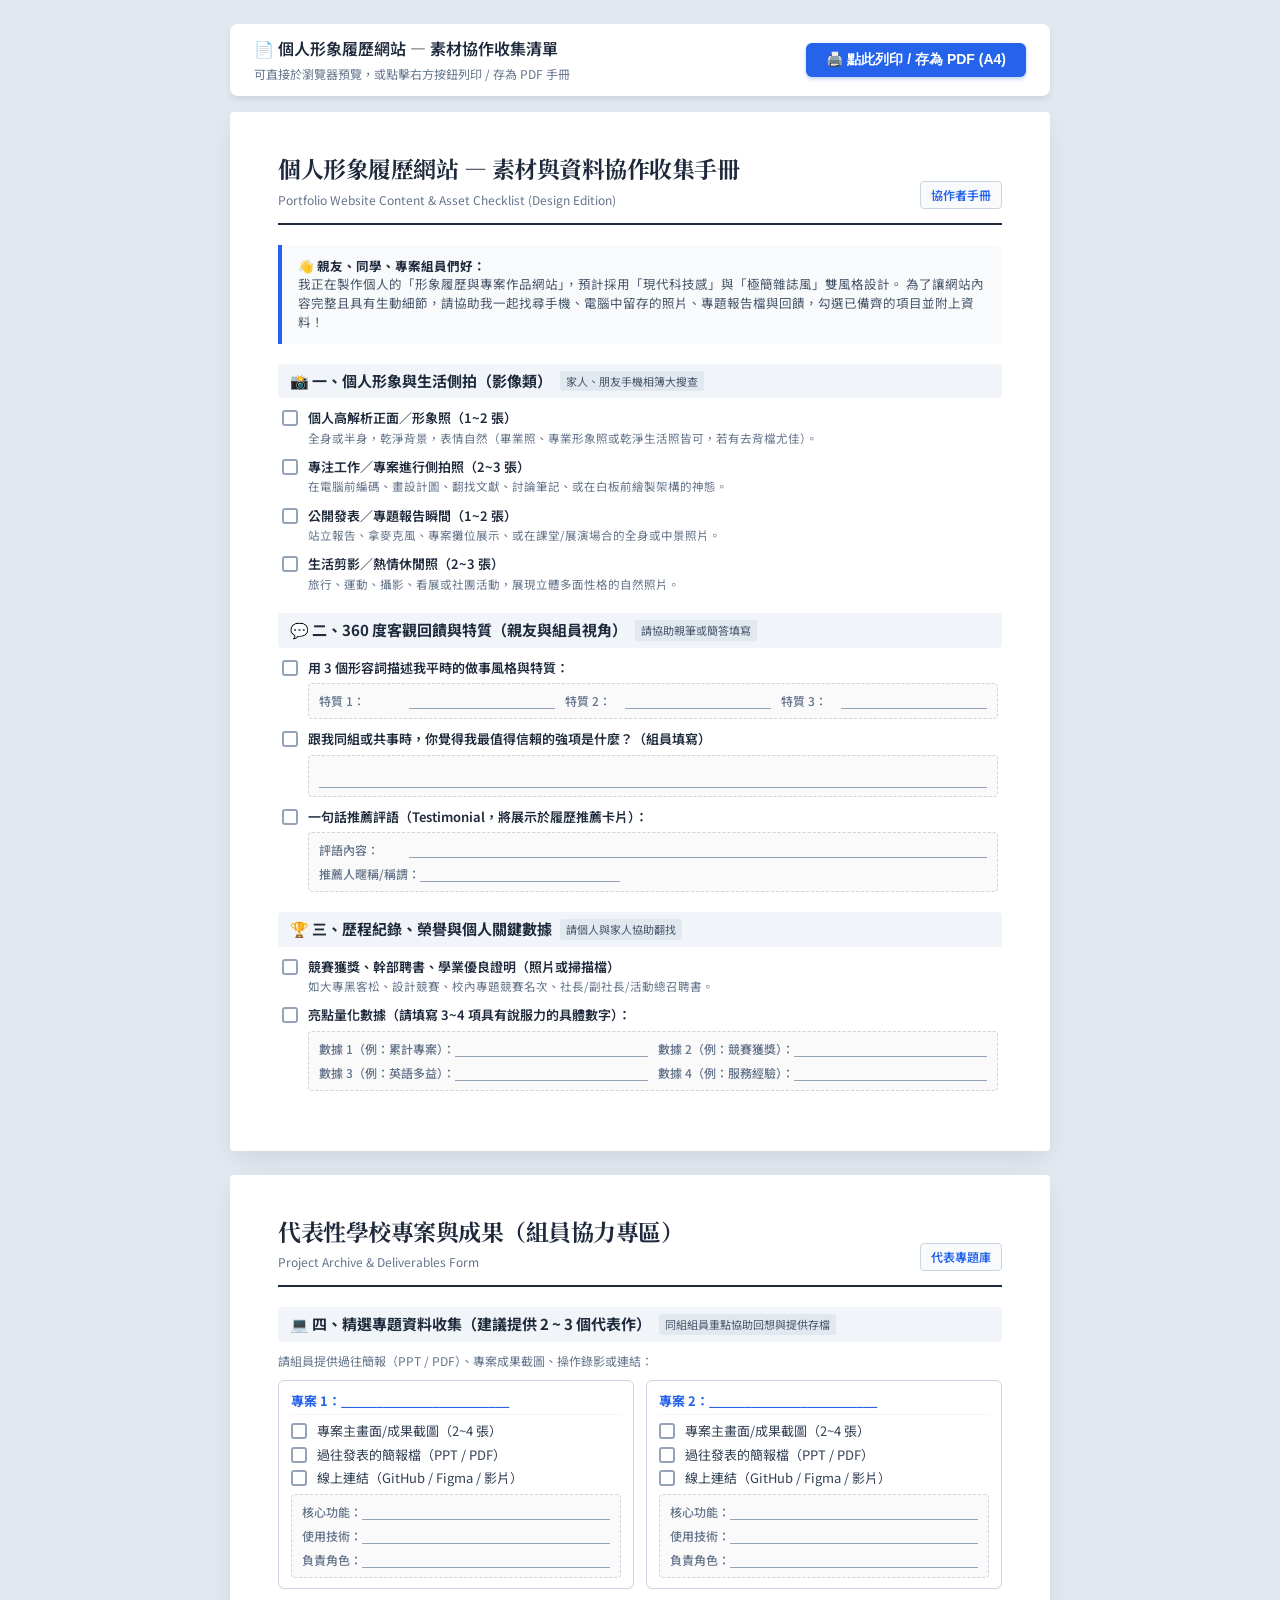
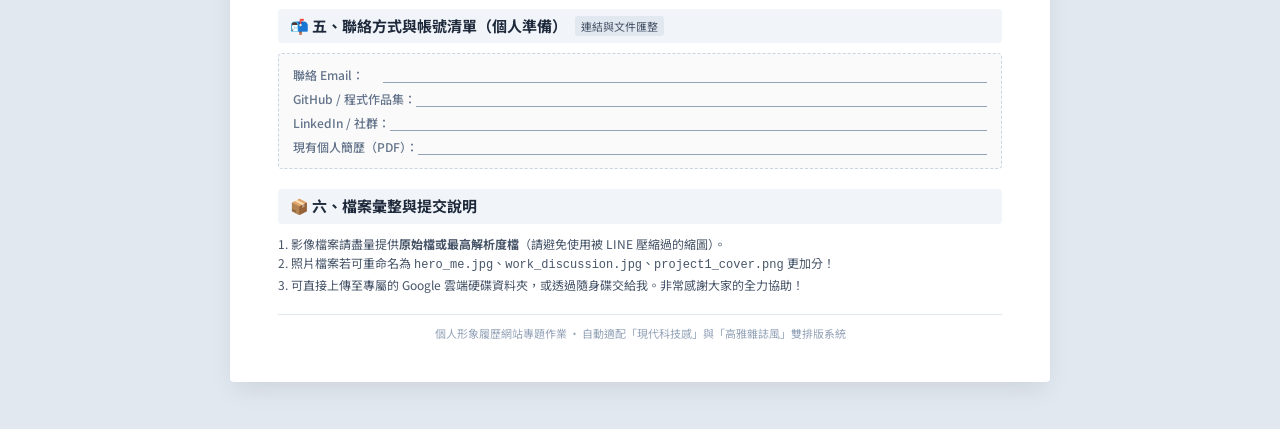
<file: portfolio_materials_checklist.html>
<!DOCTYPE html>
<html lang="zh-TW">
<head>
  <meta charset="UTF-8">
  <meta name="viewport" content="width=device-width, initial-scale=1.0">
  <title>個人形象履歷網站 — 素材與資料協作收集手冊（A4 列印版）</title>
  <style>
    @import url('https://fonts.googleapis.com/css2?family=Noto+Sans+TC:wght@300;400;500;600;700&family=Noto+Serif+TC:wght@600;700&display=swap');

    :root {
      --primary: #1e293b;
      --accent: #2563eb;
      --border: #cbd5e1;
      --bg-soft: #f8fafc;
      --text: #334155;
      --text-muted: #64748b;
    }

    * {
      box-sizing: border-box;
      margin: 0;
      padding: 0;
    }

    body {
      font-family: 'Noto Sans TC', -apple-system, BlinkMacSystemFont, "Segoe UI", Roboto, sans-serif;
      color: var(--text);
      background-color: #e2e8f0;
      line-height: 1.5;
      -webkit-font-smoothing: antialiased;
      padding: 24px 0;
    }

    /* 頂部操作列（列印時自動隱藏） */
    .toolbar {
      max-width: 820px;
      margin: 0 auto 16px auto;
      display: flex;
      justify-content: space-between;
      align-items: center;
      background: white;
      padding: 12px 24px;
      border-radius: 8px;
      box-shadow: 0 4px 6px -1px rgba(0, 0, 0, 0.1);
    }
    .toolbar h1 {
      font-size: 16px;
      color: var(--primary);
      font-weight: 600;
    }
    .print-btn {
      background: var(--accent);
      color: white;
      border: none;
      padding: 8px 20px;
      border-radius: 6px;
      font-size: 14px;
      font-weight: 600;
      cursor: pointer;
      display: flex;
      align-items: center;
      gap: 8px;
      box-shadow: 0 2px 4px rgba(37, 99, 235, 0.3);
      transition: background 0.2s;
    }
    .print-btn:hover {
      background: #1d4ed8;
    }

    /* A4 紙張外框 */
    .page {
      max-width: 820px;
      margin: 0 auto 24px auto;
      background: white;
      padding: 40px 48px;
      border-radius: 4px;
      box-shadow: 0 10px 25px -5px rgba(0, 0, 0, 0.1);
    }

    /* 頁首 Header */
    .header {
      border-bottom: 2px solid var(--primary);
      padding-bottom: 14px;
      margin-bottom: 20px;
      display: flex;
      justify-content: space-between;
      align-items: flex-end;
    }
    .header-title h2 {
      font-family: 'Noto Serif TC', serif;
      font-size: 23px;
      color: var(--primary);
      letter-spacing: -0.5px;
    }
    .header-title p {
      font-size: 12px;
      color: var(--text-muted);
      margin-top: 4px;
    }
    .badge {
      background: var(--bg-soft);
      border: 1px solid var(--border);
      padding: 4px 10px;
      font-size: 12px;
      font-weight: 600;
      color: var(--accent);
      border-radius: 4px;
    }

    /* 招呼區塊 */
    .note-box {
      background-color: var(--bg-soft);
      border-left: 4px solid var(--accent);
      padding: 12px 16px;
      margin-bottom: 20px;
      border-radius: 0 6px 6px 0;
      font-size: 12.5px;
      color: #475569;
    }
    .note-box strong {
      color: var(--primary);
    }

    /* 清單類別區塊 */
    .category-section {
      margin-bottom: 20px;
      break-inside: avoid;
    }
    .category-title {
      font-size: 15px;
      font-weight: 700;
      color: var(--primary);
      background: #f1f5f9;
      padding: 6px 12px;
      border-radius: 4px;
      margin-bottom: 10px;
      display: flex;
      align-items: center;
      gap: 8px;
    }
    .category-title .tag {
      font-size: 11px;
      font-weight: normal;
      background: #e2e8f0;
      padding: 2px 6px;
      border-radius: 3px;
      color: #475569;
    }

    .check-list {
      list-style: none;
      padding: 0 4px;
    }
    .check-item {
      display: flex;
      align-items: flex-start;
      margin-bottom: 10px;
      font-size: 13px;
      gap: 10px;
    }
    .checkbox-box {
      width: 16px;
      height: 16px;
      border: 2px solid #94a3b8;
      border-radius: 3px;
      margin-top: 2px;
      flex-shrink: 0;
    }
    .item-content {
      flex: 1;
    }
    .item-title {
      font-weight: 600;
      color: #1e293b;
    }
    .item-desc {
      font-size: 11.5px;
      color: var(--text-muted);
      margin-top: 2px;
    }

    /* 填寫橫線 */
    .fill-lines {
      margin-top: 6px;
      background: #fafafa;
      border: 1px dashed #cbd5e1;
      padding: 8px 10px;
      border-radius: 4px;
      font-size: 12px;
      color: #64748b;
    }
    .fill-line-row {
      display: flex;
      align-items: center;
      margin-bottom: 6px;
    }
    .fill-line-row:last-child {
      margin-bottom: 0;
    }
    .fill-line-label {
      min-width: 90px;
      font-weight: 500;
    }
    .fill-line-blank {
      flex: 1;
      border-bottom: 1px solid #94a3b8;
      min-height: 16px;
    }

    /* 專案雙欄卡片 */
    .project-grid {
      display: grid;
      grid-template-columns: 1fr 1fr;
      gap: 12px;
      margin-top: 8px;
    }
    .project-card {
      border: 1px solid var(--border);
      border-radius: 6px;
      padding: 10px 12px;
      background: white;
      font-size: 12px;
    }
    .project-card h4 {
      font-size: 13px;
      color: var(--accent);
      margin-bottom: 6px;
      border-bottom: 1px solid #f1f5f9;
      padding-bottom: 4px;
    }

    /* 頁尾 */
    .footer-note {
      text-align: center;
      font-size: 11px;
      color: #94a3b8;
      margin-top: 20px;
      border-top: 1px solid #e2e8f0;
      padding-top: 10px;
    }

    /* 列印專用 CSS */
    @media print {
      body {
        background: white;
        padding: 0;
      }
      .toolbar {
        display: none !important;
      }
      .page {
        box-shadow: none;
        padding: 20px 30px;
        margin: 0;
        max-width: 100%;
      }
      .page-break {
        page-break-before: always;
      }
      .note-box {
        background: #f8fafc !important;
        -webkit-print-color-adjust: exact;
        print-color-adjust: exact;
      }
      .category-title {
        background: #f1f5f9 !important;
        -webkit-print-color-adjust: exact;
        print-color-adjust: exact;
      }
      .fill-lines {
        background: #fafafa !important;
        -webkit-print-color-adjust: exact;
        print-color-adjust: exact;
      }
    }
  </style>
</head>
<body>

  <!-- 列印控制工具列 -->
  <div class="toolbar">
    <div>
      <h1>📄 個人形象履歷網站 — 素材協作收集清單</h1>
      <span style="font-size: 12px; color: #64748b;">可直接於瀏覽器預覽，或點擊右方按鈕列印 / 存為 PDF 手冊</span>
    </div>
    <button class="print-btn" onclick="window.print()">
      🖨️ 點此列印 / 存為 PDF (A4)
    </button>
  </div>

  <!-- A4 第 1 頁 -->
  <div class="page">
    <div class="header">
      <div class="header-title">
        <h2>個人形象履歷網站 — 素材與資料協作收集手冊</h2>
        <p>Portfolio Website Content & Asset Checklist (Design Edition)</p>
      </div>
      <div class="badge">協作者手冊</div>
    </div>

    <div class="note-box">
      <strong>👋 親友、同學、專案組員們好：</strong><br>
      我正在製作個人的「形象履歷與專案作品網站」，預計採用「現代科技感」與「極簡雜誌風」雙風格設計。
      為了讓網站內容完整且具有生動細節，請協助我一起找尋手機、電腦中留存的照片、專題報告檔與回饋，勾選已備齊的項目並附上資料！
    </div>

    <!-- 類別 1 -->
    <div class="category-section">
      <div class="category-title">
        <span>📸 一、個人形象與生活側拍（影像類）</span>
        <span class="tag">家人、朋友手機相簿大搜查</span>
      </div>
      <ul class="check-list">
        <li class="check-item">
          <div class="checkbox-box"></div>
          <div class="item-content">
            <span class="item-title">個人高解析正面／形象照（1~2 張）</span>
            <div class="item-desc">全身或半身，乾淨背景，表情自然（畢業照、專業形象照或乾淨生活照皆可，若有去背檔尤佳）。</div>
          </div>
        </li>
        <li class="check-item">
          <div class="checkbox-box"></div>
          <div class="item-content">
            <span class="item-title">專注工作／專案進行側拍照（2~3 張）</span>
            <div class="item-desc">在電腦前編碼、畫設計圖、翻找文獻、討論筆記、或在白板前繪製架構的神態。</div>
          </div>
        </li>
        <li class="check-item">
          <div class="checkbox-box"></div>
          <div class="item-content">
            <span class="item-title">公開發表／專題報告瞬間（1~2 張）</span>
            <div class="item-desc">站立報告、拿麥克風、專案攤位展示、或在課堂/展演場合的全身或中景照片。</div>
          </div>
        </li>
        <li class="check-item">
          <div class="checkbox-box"></div>
          <div class="item-content">
            <span class="item-title">生活剪影／熱情休閒照（2~3 張）</span>
            <div class="item-desc">旅行、運動、攝影、看展或社團活動，展現立體多面性格的自然照片。</div>
          </div>
        </li>
      </ul>
    </div>

    <!-- 類別 2 -->
    <div class="category-section">
      <div class="category-title">
        <span>💬 二、360 度客觀回饋與特質（親友與組員視角）</span>
        <span class="tag">請協助親筆或簡答填寫</span>
      </div>
      <ul class="check-list">
        <li class="check-item">
          <div class="checkbox-box"></div>
          <div class="item-content">
            <span class="item-title">用 3 個形容詞描述我平時的做事風格與特質：</span>
            <div class="fill-lines">
              <div class="fill-line-row">
                <span class="fill-line-label">特質 1：</span><div class="fill-line-blank"></div>
                <span class="fill-line-label" style="min-width: 60px; margin-left: 10px;">特質 2：</span><div class="fill-line-blank"></div>
                <span class="fill-line-label" style="min-width: 60px; margin-left: 10px;">特質 3：</span><div class="fill-line-blank"></div>
              </div>
            </div>
          </div>
        </li>
        <li class="check-item">
          <div class="checkbox-box"></div>
          <div class="item-content">
            <span class="item-title">跟我同組或共事時，你覺得我最值得信賴的強項是什麼？（組員填寫）</span>
            <div class="fill-lines">
              <div class="fill-line-row"><div class="fill-line-blank" style="height: 24px;"></div></div>
            </div>
          </div>
        </li>
        <li class="check-item">
          <div class="checkbox-box"></div>
          <div class="item-content">
            <span class="item-title">一句話推薦評語（Testimonial，將展示於履歷推薦卡片）：</span>
            <div class="fill-lines">
              <div class="fill-line-row">
                <span class="fill-line-label">評語內容：</span><div class="fill-line-blank"></div>
              </div>
              <div class="fill-line-row">
                <span class="fill-line-label">推薦人暱稱/稱謂：</span><div class="fill-line-blank" style="max-width: 200px;"></div>
              </div>
            </div>
          </div>
        </li>
      </ul>
    </div>

    <!-- 類別 3 -->
    <div class="category-section">
      <div class="category-title">
        <span>🏆 三、歷程紀錄、榮譽與個人關鍵數據</span>
        <span class="tag">請個人與家人協助翻找</span>
      </div>
      <ul class="check-list">
        <li class="check-item">
          <div class="checkbox-box"></div>
          <div class="item-content">
            <span class="item-title">競賽獲獎、幹部聘書、學業優良證明（照片或掃描檔）</span>
            <div class="item-desc">如大專黑客松、設計競賽、校內專題競賽名次、社長/副社長/活動總召聘書。</div>
          </div>
        </li>
        <li class="check-item">
          <div class="checkbox-box"></div>
          <div class="item-content">
            <span class="item-title">亮點量化數據（請填寫 3~4 項具有說服力的具體數字）：</span>
            <div class="fill-lines">
              <div class="fill-line-row">
                <span class="fill-line-label">數據 1（例：累計專案）：</span><div class="fill-line-blank"></div>
                <span class="fill-line-label" style="min-width: 80px; margin-left: 10px;">數據 2（例：競賽獲獎）：</span><div class="fill-line-blank"></div>
              </div>
              <div class="fill-line-row">
                <span class="fill-line-label">數據 3（例：英語多益）：</span><div class="fill-line-blank"></div>
                <span class="fill-line-label" style="min-width: 80px; margin-left: 10px;">數據 4（例：服務經驗）：</span><div class="fill-line-blank"></div>
              </div>
            </div>
          </div>
        </li>
      </ul>
    </div>
  </div>

  <!-- A4 第 2 頁 -->
  <div class="page page-break">
    <div class="header">
      <div class="header-title">
        <h2>代表性學校專案與成果（組員協力專區）</h2>
        <p>Project Archive & Deliverables Form</p>
      </div>
      <div class="badge">代表專題庫</div>
    </div>

    <!-- 類別 4 -->
    <div class="category-section">
      <div class="category-title">
        <span>💻 四、精選專題資料收集（建議提供 2 ~ 3 個代表作）</span>
        <span class="tag">同組組員重點協助回想與提供存檔</span>
      </div>
      <p style="font-size: 12px; color: #64748b; margin-bottom: 10px;">請組員提供過往簡報（PPT / PDF）、專案成果截圖、操作錄影或連結：</p>

      <div class="project-grid">
        <!-- 專案 A -->
        <div class="project-card">
          <h4>專案 1：________________________</h4>
          <ul class="check-list" style="padding:0;">
            <li class="check-item" style="margin-bottom: 4px;">
              <div class="checkbox-box"></div>
              <div class="item-content">專案主畫面/成果截圖（2~4 張）</div>
            </li>
            <li class="check-item" style="margin-bottom: 4px;">
              <div class="checkbox-box"></div>
              <div class="item-content">過往發表的簡報檔（PPT / PDF）</div>
            </li>
            <li class="check-item" style="margin-bottom: 4px;">
              <div class="checkbox-box"></div>
              <div class="item-content">線上連結（GitHub / Figma / 影片）</div>
            </li>
          </ul>
          <div class="fill-lines" style="margin-top: 6px;">
            <div class="fill-line-row"><span class="fill-line-label" style="min-width: 60px;">核心功能：</span><div class="fill-line-blank"></div></div>
            <div class="fill-line-row"><span class="fill-line-label" style="min-width: 60px;">使用技術：</span><div class="fill-line-blank"></div></div>
            <div class="fill-line-row"><span class="fill-line-label" style="min-width: 60px;">負責角色：</span><div class="fill-line-blank"></div></div>
          </div>
        </div>

        <!-- 專案 B -->
        <div class="project-card">
          <h4>專案 2：________________________</h4>
          <ul class="check-list" style="padding:0;">
            <li class="check-item" style="margin-bottom: 4px;">
              <div class="checkbox-box"></div>
              <div class="item-content">專案主畫面/成果截圖（2~4 張）</div>
            </li>
            <li class="check-item" style="margin-bottom: 4px;">
              <div class="checkbox-box"></div>
              <div class="item-content">過往發表的簡報檔（PPT / PDF）</div>
            </li>
            <li class="check-item" style="margin-bottom: 4px;">
              <div class="checkbox-box"></div>
              <div class="item-content">線上連結（GitHub / Figma / 影片）</div>
            </li>
          </ul>
          <div class="fill-lines" style="margin-top: 6px;">
            <div class="fill-line-row"><span class="fill-line-label" style="min-width: 60px;">核心功能：</span><div class="fill-line-blank"></div></div>
            <div class="fill-line-row"><span class="fill-line-label" style="min-width: 60px;">使用技術：</span><div class="fill-line-blank"></div></div>
            <div class="fill-line-row"><span class="fill-line-label" style="min-width: 60px;">負責角色：</span><div class="fill-line-blank"></div></div>
          </div>
        </div>
      </div>
    </div>

    <!-- 類別 5 -->
    <div class="category-section" style="margin-top: 20px;">
      <div class="category-title">
        <span>📬 五、聯絡方式與帳號清單（個人準備）</span>
        <span class="tag">連結與文件匯整</span>
      </div>
      <div class="fill-lines" style="padding: 12px 14px;">
        <div class="fill-line-row"><span class="fill-line-label">聯絡 Email：</span><div class="fill-line-blank"></div></div>
        <div class="fill-line-row"><span class="fill-line-label">GitHub / 程式作品集：</span><div class="fill-line-blank"></div></div>
        <div class="fill-line-row"><span class="fill-line-label">LinkedIn / 社群：</span><div class="fill-line-blank"></div></div>
        <div class="fill-line-row"><span class="fill-line-label">現有個人簡歷（PDF）：</span><div class="fill-line-blank"></div></div>
      </div>
    </div>

    <!-- 繳交說明 -->
    <div class="category-section" style="margin-top: 20px;">
      <div class="category-title">
        <span>📦 六、檔案彙整與提交說明</span>
      </div>
      <p style="font-size: 12px; color: #475569; line-height: 1.6;">
        1. 影像檔案請盡量提供<strong>原始檔或最高解析度檔</strong>（請避免使用被 LINE 壓縮過的縮圖）。<br>
        2. 照片檔案若可重命名為 <code>hero_me.jpg</code>、<code>work_discussion.jpg</code>、<code>project1_cover.png</code> 更加分！<br>
        3. 可直接上傳至專屬的 Google 雲端硬碟資料夾，或透過隨身碟交給我。非常感謝大家的全力協助！
      </p>
    </div>

    <div class="footer-note">
      個人形象履歷網站專題作業 · 自動適配「現代科技感」與「高雅雜誌風」雙排版系統
    </div>
  </div>

</body>
</html>
</file>
